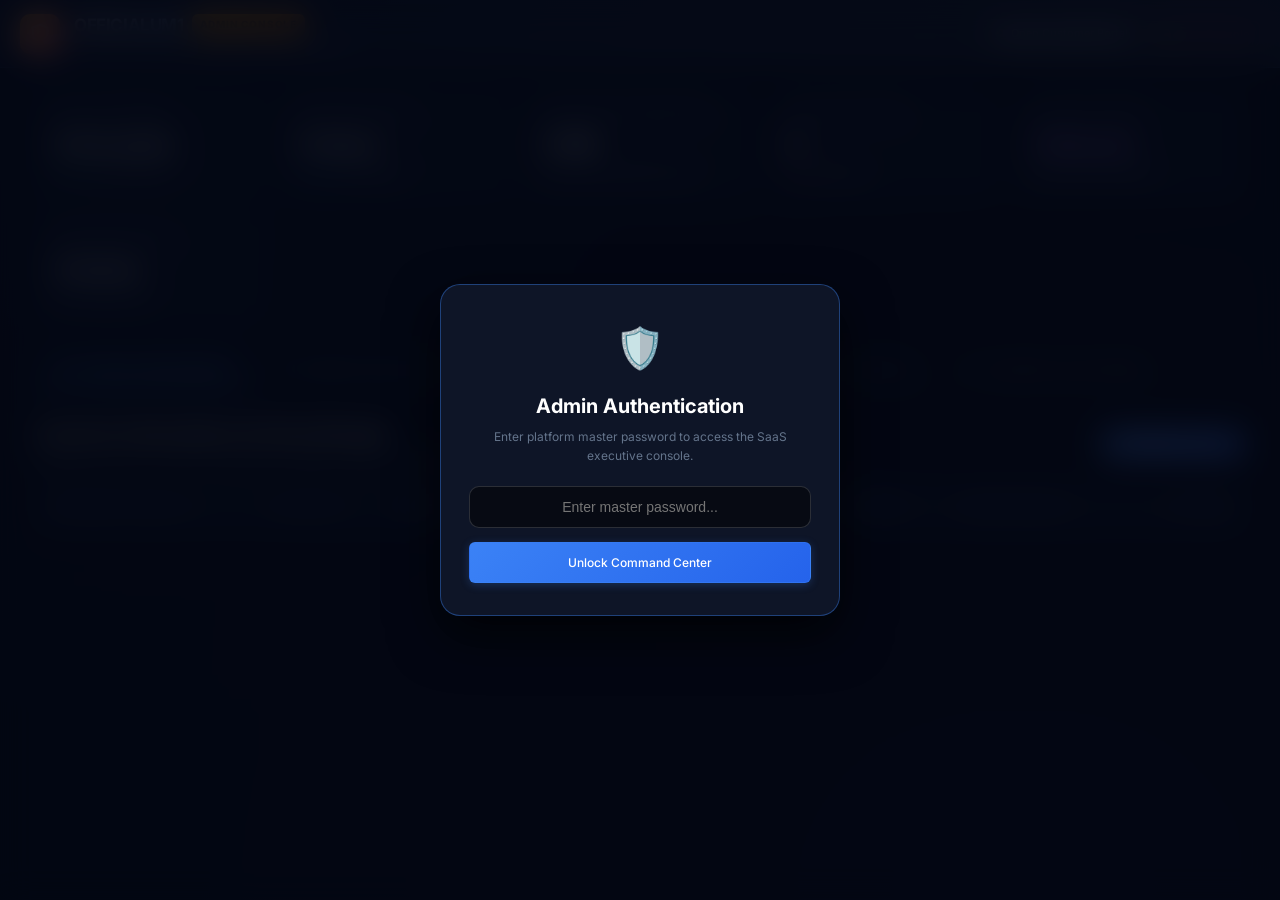
<file: web/static/admin.html>
<!DOCTYPE html>
<html lang="en">
<head>
  <meta charset="UTF-8">
  <meta name="viewport" content="width=device-width, initial-scale=1.0">
  <title>OFFICIALUM1 — Executive Admin Command Center</title>
  <meta name="robots" content="noindex, nofollow, noarchive, nosnippet">
  <link rel="preconnect" href="https://fonts.googleapis.com">
  <link rel="preconnect" href="https://fonts.gstatic.com" crossorigin>
  <link href="https://fonts.googleapis.com/css2?family=Inter:wght@400;500;600;700&family=JetBrains+Mono:wght@400;500;600&display=swap" rel="stylesheet">
  <link rel="stylesheet" href="style.css?v=20261019-v6">
  <style>
    .admin-badge {
      background: linear-gradient(135deg, #f59e0b 0%, #d97706 100%);
      color: #000;
      font-size: 10px;
      font-weight: 800;
      padding: 3px 8px;
      border-radius: 6px;
      letter-spacing: 0.8px;
      text-transform: uppercase;
      margin-left: 8px;
    }
    .admin-card {
      background: linear-gradient(145deg, rgba(15, 23, 42, 0.92) 0%, rgba(30, 41, 59, 0.65) 100%);
      border: 1px solid rgba(59, 130, 246, 0.25);
      border-radius: 16px;
      padding: 24px;
      margin-bottom: 24px;
      box-shadow: 0 10px 30px -10px rgba(0, 0, 0, 0.5);
    }
    .auth-modal-overlay {
      position: fixed;
      top: 0; left: 0; right: 0; bottom: 0;
      background: rgba(3, 7, 18, 0.85);
      backdrop-filter: blur(16px);
      display: flex;
      align-items: center;
      justify-content: center;
      z-index: 1000;
      padding: 20px;
    }
    .auth-card {
      background: rgba(15, 23, 42, 0.95);
      border: 1px solid rgba(59, 130, 246, 0.4);
      border-radius: 20px;
      padding: 32px 28px;
      max-width: 400px;
      width: 100%;
      text-align: center;
      box-shadow: 0 20px 50px rgba(0, 0, 0, 0.7);
    }
    .btn-action-sm {
      padding: 4px 10px;
      font-size: 11px;
      border-radius: 6px;
      cursor: pointer;
      border: 1px solid transparent;
      display: inline-flex;
      align-items: center;
      gap: 4px;
      transition: all 0.2s;
    }
    .btn-renew {
      background: rgba(16, 185, 129, 0.15);
      color: #34d399;
      border-color: rgba(16, 185, 129, 0.3);
    }
    .btn-renew:hover { background: #10b981; color: #fff; }
    .btn-suspend {
      background: rgba(245, 158, 11, 0.15);
      color: #fbbf24;
      border-color: rgba(245, 158, 11, 0.3);
    }
    .btn-suspend:hover { background: #f59e0b; color: #000; }
    .btn-del {
      background: rgba(239, 68, 68, 0.15);
      color: #f87171;
      border-color: rgba(239, 68, 68, 0.3);
    }
    .btn-del:hover { background: #ef4444; color: #fff; }
    .status-pill-active {
      background: rgba(16, 185, 129, 0.15);
      color: #34d399;
      border: 1px solid rgba(16, 185, 129, 0.3);
      padding: 3px 10px;
      border-radius: 20px;
      font-size: 11px;
      font-weight: 700;
    }
    .status-pill-suspended {
      background: rgba(239, 68, 68, 0.15);
      color: #f87171;
      border: 1px solid rgba(239, 68, 68, 0.3);
      padding: 3px 10px;
      border-radius: 20px;
      font-size: 11px;
      font-weight: 700;
    }
    .form-switch {
      cursor: pointer;
      accent-color: #3b82f6;
      width: 16px;
      height: 16px;
    }
  </style>
</head>
<body>

  <!-- ADMIN AUTH GATE MODAL -->
  <div id="authGateModal" class="auth-modal-overlay">
    <div class="auth-card">
      <div style="font-size: 40px; margin-bottom: 12px;">🛡️</div>
      <h2 style="font-size: 20px; font-weight: 700; color: #fff; margin-bottom: 6px;">Admin Authentication</h2>
      <p style="font-size: 12px; color: var(--text-sub); margin-bottom: 20px;">Enter platform master password to access the SaaS executive console.</p>
      <input type="password" id="adminPasswordInput" placeholder="Enter master password..." style="width: 100%; background: rgba(0,0,0,0.5); border: 1px solid rgba(255,255,255,0.15); border-radius: 10px; padding: 12px 14px; color: #fff; font-size: 14px; margin-bottom: 14px; text-align: center;">
      <button class="btn btn-primary" id="adminLoginBtn" style="width: 100%; justify-content: center; padding: 12px;">Unlock Command Center</button>
      <p id="authErrorMsg" style="font-size: 12px; color: #f87171; margin-top: 10px; display: none;">Invalid password</p>
    </div>
  </div>

  <!-- TOP HEADER -->
  <header class="app-header">
    <div class="header-container">
      <div class="brand">
        <div class="brand-logo" style="background: linear-gradient(135deg, #f59e0b 0%, #ef4444 100%);">
          <svg viewBox="0 0 24 24" width="22" height="22" fill="none" stroke="currentColor" stroke-width="2.2">
            <path d="M12 22s8-4 8-10V5l-8-3-8 3v7c0 6 8 10 8 10z"/>
          </svg>
        </div>
        <div class="brand-text">
          <div style="display: flex; align-items: center;">
            <div class="brand-title">OFFICIALUM1</div>
            <span class="admin-badge">ADMIN CONSOLE</span>
          </div>
          <div class="brand-subtitle">Multi-Tenant Platform Operator & Fleet Controller</div>
        </div>
      </div>

      <div class="header-status">
        <a href="/" class="btn btn-secondary btn-sm">
          👁️ Open Customer Portal
        </a>
        <button class="btn btn-danger btn-sm" id="adminLogoutBtn">
          🔒 Lock Console
        </button>
      </div>
    </div>
  </header>

  <!-- MAIN CONTAINER -->
  <main class="main-container">

    <!-- GLOBAL FLEET METRICS RIBBON -->
    <div class="stats-grid" style="grid-template-columns: repeat(auto-fit, minmax(200px, 1fr)); margin-bottom: 24px;">
      <div class="stat-card">
        <div class="stat-label">TOTAL CUSTOMERS</div>
        <div class="stat-val" id="statTotalTenants">0 Accounts</div>
        <div class="stat-sub"><span id="statActiveTenants" style="color: #34d399;">0 Active</span> subscriptions</div>
      </div>
      <div class="stat-card">
        <div class="stat-label">REGISTERED USERS</div>
        <div class="stat-val" id="statTotalUsers">0 Users</div>
        <div class="stat-sub"><span id="statActiveUsers" style="color: #38bdf8;">0 Active</span> credentials</div>
      </div>
      <div class="stat-card">
        <div class="stat-label">GLOBAL DATA TRANSFERRED</div>
        <div class="stat-val" id="statGlobalBandwidth">0 MB</div>
        <div class="stat-sub">Across all connected routers</div>
      </div>
      <div class="stat-card">
        <div class="stat-label">TOTAL DNS QUERIES</div>
        <div class="stat-val" id="statGlobalQueries">0</div>
        <div class="stat-sub"><span id="statBlockedAds" style="color: #f87171;">0 Ads</span> blocked</div>
      </div>
      <div class="stat-card">
        <div class="stat-label">18+ ADULT SHIELDS</div>
        <div class="stat-val" id="statBlockedAdult" style="color: #c084fc;">0 Blocked</div>
        <div class="stat-sub">Explicit sites prevented</div>
      </div>
      <div class="stat-card">
        <div class="stat-label">UPSTREAM PROXIES</div>
        <div class="stat-val" id="statActiveProxies">0 Active</div>
        <div class="stat-sub">Exit node tunnels</div>
      </div>
    </div>

    <!-- TABS BAR -->
    <div class="tabs-bar">
      <button class="tab-btn active" data-tab="tenantsTab">
        <svg width="15" height="15" viewBox="0 0 24 24" fill="none" stroke="currentColor" stroke-width="2"><path d="M17 21v-2a4 4 0 0 0-4-4H5a4 4 0 0 0-4 4v2"/><circle cx="9" cy="7" r="4"/><path d="M23 21v-2a4 4 0 0 0-3-3.87"/><path d="M16 3.13a4 4 0 0 1 0 7.75"/></svg>
        Customer Subscriptions
      </button>
      <button class="tab-btn" data-tab="usersTab">
        <svg width="15" height="15" viewBox="0 0 24 24" fill="none" stroke="currentColor" stroke-width="2"><path d="M16 21v-2a4 4 0 0 0-4-4H6a4 4 0 0 0-4 4v2"/><circle cx="9" cy="7" r="4"/><path d="M22 21v-2a4 4 0 0 0-3-3.87"/><path d="M16 3.13a4 4 0 0 1 0 7.75"/></svg>
        Customer User Accounts
      </button>
      <button class="tab-btn" data-tab="portsProxiesTab">
        <svg width="15" height="15" viewBox="0 0 24 24" fill="none" stroke="currentColor" stroke-width="2"><circle cx="12" cy="12" r="10"/><line x1="2" y1="12" x2="22" y2="12"/><path d="M12 2a15.3 15.3 0 0 1 4 10 15.3 15.3 0 0 1-4 10 15.3 15.3 0 0 1-4-10 15.3 15.3 0 0 1 4-10z"/></svg>
        10 Port Rack & Upstream Proxies
      </button>
      <button class="tab-btn" data-tab="globalLogsTab">
        <svg width="15" height="15" viewBox="0 0 24 24" fill="none" stroke="currentColor" stroke-width="2"><polyline points="22 12 18 12 15 21 9 3 6 12 2 12"/></svg>
        Global Threat Stream
      </button>
      <button class="tab-btn" data-tab="cloudflareTab">
        <svg width="15" height="15" viewBox="0 0 24 24" fill="none" stroke="currentColor" stroke-width="2"><path d="M17.5 19H9a7 7 0 1 1 6.71-9h1.79a4.5 4.5 0 1 1 0 9Z"/></svg>
        Cloudflare Anycast Bridge
      </button>
    </div>

    <!-- TAB 1: CUSTOMER TENANTS & SUBSCRIPTIONS -->
    <section id="tenantsTab" class="tab-content active">
      <div class="section-header" style="display: flex; justify-content: space-between; align-items: center; margin-bottom: 16px;">
        <div>
          <h2 class="section-title">Customer Subscriptions & Policy Manager</h2>
          <p class="section-desc">Manage accounts, renew 30-day billing, trigger paywalls, and toggle customer shields.</p>
        </div>
        <button class="btn btn-primary btn-sm" id="openAddTenantModalBtn">
          ➕ Add New Customer
        </button>
      </div>

      <div class="table-card">
        <table class="data-table">
          <thead>
            <tr>
              <th>CUSTOMER / CONFIG ID</th>
              <th>PLAN TIER</th>
              <th>EXPIRY & STATUS</th>
              <th>ROUTER WAN IP</th>
              <th>DEVICES</th>
              <th>QUERIES</th>
              <th>FEATURE SHIELDS</th>
              <th style="text-align: right;">ACTIONS</th>
            </tr>
          </thead>
          <tbody id="tenantsTableBody">
            <!-- Rendered via JS -->
          </tbody>
        </table>
      </div>
    </section>

    <!-- TAB: REGISTERED CUSTOMER USER ACCOUNTS -->
    <section id="usersTab" class="tab-content">
      <div class="section-header" style="display: flex; justify-content: space-between; align-items: center; margin-bottom: 16px;">
        <div>
          <h2 class="section-title">Customer User Accounts & Credentials</h2>
          <p class="section-desc">Manage customer portal credentials, perform manual password overrides, and instantly upgrade subscription tiers.</p>
        </div>
        <button class="btn btn-secondary btn-sm" id="refreshUsersBtn">
          🔄 Refresh Users List
        </button>
      </div>

      <div class="table-card">
        <table class="data-table">
          <thead>
            <tr>
              <th style="width: 45px;">#</th>
              <th>CUSTOMER NAME</th>
              <th>USERNAME / EMAIL</th>
              <th>CONFIG PROFILE</th>
              <th>PLAN TIER</th>
              <th>STATUS</th>
              <th>REGISTERED</th>
              <th style="text-align: right; width: 230px;">ACTIONS</th>
            </tr>
          </thead>
          <tbody id="usersTableBody">
            <!-- Rendered via JS -->
          </tbody>
        </table>
      </div>
    </section>

    <!-- TAB 2: PORTS & UPSTREAM PROXIES -->
    <section id="portsProxiesTab" class="tab-content">
      <div class="section-header" style="display: flex; justify-content: space-between; align-items: center; margin-bottom: 16px;">
        <div>
          <h2 class="section-title">Dedicated Ports Matrix (8101 &ndash; 8110) & SOCKS5 Fleet</h2>
          <p class="section-desc">Manage upstream residential/datacenter exit proxies and assign them to dedicated ports.</p>
        </div>
        <button class="btn btn-primary btn-sm" id="openAddProxyModalBtn">
          ➕ Add SOCKS5 / HTTP Proxy
        </button>
      </div>

      <div class="admin-card" style="margin-bottom: 20px;">
        <h3 style="font-size: 14px; font-weight: 700; color: #fff; margin-bottom: 12px;">Upstream Exit Node Fleet</h3>
        <div id="proxyFleetList">
          <!-- Rendered via JS -->
        </div>
      </div>

      <div class="table-card">
        <table class="data-table">
          <thead>
            <tr>
              <th>PORT</th>
              <th>DEVICE / WORKSTATION</th>
              <th>ASSIGNED PROXY TUNNEL</th>
              <th>SPEED</th>
              <th>TOTAL MB</th>
              <th>STATUS</th>
            </tr>
          </thead>
          <tbody id="adminPortsTableBody">
            <!-- Rendered via JS -->
          </tbody>
        </table>
      </div>
    </section>

    <!-- TAB 3: GLOBAL LOGS STREAM -->
    <section id="globalLogsTab" class="tab-content">
      <div class="section-header" style="display: flex; justify-content: space-between; align-items: center; margin-bottom: 16px;">
        <div>
          <h2 class="section-title">Global Fleet Threat Telemetry</h2>
          <p class="section-desc">Real-time DNS query feed across all connected customer routers and mobiles.</p>
        </div>
        <button class="btn btn-secondary btn-sm" id="clearGlobalLogsBtn">Clear Global Logs</button>
      </div>

      <div class="table-card">
        <table class="data-table">
          <thead>
            <tr>
              <th style="width: 100px;">TIME</th>
              <th style="width: 130px;">TENANT</th>
              <th style="width: 150px;">STATUS</th>
              <th>DOMAIN</th>
              <th style="width: 130px;">CLIENT IP</th>
            </tr>
          </thead>
          <tbody id="globalLogsTableBody">
            <!-- Rendered via JS -->
          </tbody>
        </table>
      </div>
    </section>

    <!-- TAB 5: CLOUDFLARE ANYCAST BRIDGE -->
    <section id="cloudflareTab" class="tab-content">
      <div class="section-header" style="display: flex; justify-content: space-between; align-items: center; margin-bottom: 16px;">
        <div>
          <h2 class="section-title">Cloudflare Zero Trust SaaS Anycast Bridge</h2>
          <p class="section-desc">Automatically provisions Cloudflare Gateway Anycast locations (172.64.36.1/2) and links with your Dedicated Cloud VPS Firewall (142.93.19.40).</p>
        </div>
      </div>

      <div class="admin-card">
        <h3 style="font-size: 15px; font-weight: 700; color: #fff; margin-bottom: 8px;">Cloudflare API Integration</h3>
        <p style="font-size: 12px; color: #94a3b8; margin-bottom: 20px;">
          When configured, each customer's router WAN IP is automatically synchronized into Cloudflare Gateway Locations via API, assigning dedicated Anycast IPv4 destinations (e.g. <code>172.64.36.1</code>, <code>172.64.36.2</code>) directly to their router.
        </p>

        <form id="cfSettingsForm" onsubmit="handleSaveCloudflareSettings(event)">
          <div class="form-group" style="margin-bottom: 16px;">
            <label class="form-label" style="display: block; font-size: 12px; font-weight: 600; color: #94a3b8; margin-bottom: 6px;">
              Cloudflare API Token (Zero Trust / Gateway Edit permissions):
            </label>
            <input type="password" id="cfApiTokenInput" class="form-control" placeholder="Enter Cloudflare API Bearer Token" style="width: 100%; max-width: 550px; background: rgba(0,0,0,0.4); border: 1px solid rgba(255,255,255,0.15); border-radius: 8px; padding: 10px; color: #38bdf8; font-family: monospace;">
            <div id="cfTokenStatus" style="font-size: 11px; color: #34d399; margin-top: 5px;"></div>
          </div>

          <div class="form-group" style="margin-bottom: 20px;">
            <label class="form-label" style="display: block; font-size: 12px; font-weight: 600; color: #94a3b8; margin-bottom: 6px;">
              Cloudflare Account ID (Optional, auto-discovered if left blank):
            </label>
            <input type="text" id="cfAccountIdInput" class="form-control" placeholder="Optional: 32-character Hex Account ID" style="width: 100%; max-width: 550px; background: rgba(0,0,0,0.4); border: 1px solid rgba(255,255,255,0.15); border-radius: 8px; padding: 10px; color: #fff; font-family: monospace;">
          </div>

          <div style="display: flex; gap: 12px; align-items: center;">
            <button type="submit" class="btn btn-primary" id="saveCfBtn">
              Save Cloudflare Credentials
            </button>
            <span id="cfSaveNotice" style="font-size: 12px; color: #34d399; display: none;"></span>
          </div>
        </form>
      </div>

      <div class="admin-card" style="margin-top: 20px;">
        <h3 style="font-size: 14px; font-weight: 700; color: #fff; margin-bottom: 12px;">Active Gateway Anycast Routing</h3>
        <p style="font-size: 12px; color: #94a3b8; margin-bottom: 14px;">
          These Anycast IP addresses are provided to subscribers to enter into their router DHCP (Huawei, TP-Link, Tenda, etc.):
        </p>
        <div style="display: flex; gap: 14px; flex-wrap: wrap;">
          <div style="background: rgba(15, 23, 42, 0.8); border: 1px solid rgba(56, 189, 248, 0.3); border-radius: 10px; padding: 14px 20px;">
            <div style="font-size: 10px; color: #94a3b8; text-transform: uppercase; font-weight: 700;">Primary Anycast IPv4</div>
            <div style="font-size: 18px; font-family: monospace; font-weight: 700; color: #38bdf8; margin-top: 4px;">172.64.36.1</div>
          </div>
          <div style="background: rgba(15, 23, 42, 0.8); border: 1px solid rgba(56, 189, 248, 0.3); border-radius: 10px; padding: 14px 20px;">
            <div style="font-size: 10px; color: #94a3b8; text-transform: uppercase; font-weight: 700;">Secondary Anycast IPv4</div>
            <div style="font-size: 18px; font-family: monospace; font-weight: 700; color: #38bdf8; margin-top: 4px;">172.64.36.2</div>
          </div>
        </div>
      </div>
    </section>

  </main>

  <!-- ADD TENANT MODAL -->
  <div class="modal-overlay" id="addTenantModal" style="display: none;">
    <div class="modal-box" style="max-width: 480px;">
      <div class="modal-header">
        <h3 class="modal-title">➕ Create Customer Account</h3>
        <button class="modal-close" id="closeAddTenantModalBtn">&times;</button>
      </div>
      <form id="addTenantForm">
        <div class="modal-body">
          <div class="form-group" style="margin-bottom: 14px;">
            <label class="form-label" style="display: block; font-size: 11px; font-weight: 600; color: #94a3b8; margin-bottom: 6px;">Customer / Household Name:</label>
            <input type="text" id="newTenantName" class="form-control" placeholder="e.g. Ali Home, Tech Office" required style="width: 100%; background: rgba(0,0,0,0.4); border: 1px solid rgba(255,255,255,0.15); border-radius: 8px; padding: 10px; color: #fff;">
          </div>
          <div class="form-group" style="margin-bottom: 14px;">
            <label class="form-label" style="display: block; font-size: 11px; font-weight: 600; color: #94a3b8; margin-bottom: 6px;">Unique Config ID (URL & Hostname Key):</label>
            <input type="text" id="newTenantId" class="form-control" placeholder="e.g. ali-home, office-tech" required style="width: 100%; background: rgba(0,0,0,0.4); border: 1px solid rgba(255,255,255,0.15); border-radius: 8px; padding: 10px; color: #38bdf8; font-family: monospace;">
          </div>
          <div class="form-group" style="margin-bottom: 14px;">
            <label class="form-label" style="display: block; font-size: 11px; font-weight: 600; color: #94a3b8; margin-bottom: 6px;">Subscription Plan Tier:</label>
            <select id="newTenantPlan" style="width: 100%; background: rgba(15,23,42,0.9); border: 1px solid rgba(255,255,255,0.15); border-radius: 8px; padding: 10px; color: #fff;">
              <option value="home_pro">Home Shield Pro (Router DHCP + Adult + Smart TV)</option>
              <option value="business">Business / Office (Dedicated Tunnel + Priority)</option>
              <option value="free">Free Trial (7 Days)</option>
            </select>
          </div>
          <div class="form-group" style="margin-bottom: 14px;">
            <label class="form-label" style="display: block; font-size: 11px; font-weight: 600; color: #94a3b8; margin-bottom: 6px;">Initial Subscription Duration:</label>
            <select id="newTenantDays" style="width: 100%; background: rgba(15,23,42,0.9); border: 1px solid rgba(255,255,255,0.15); border-radius: 8px; padding: 10px; color: #fff;">
              <option value="30">30 Days (1 Month)</option>
              <option value="90">90 Days (3 Months)</option>
              <option value="365">365 Days (1 Year)</option>
              <option value="7">7 Days (Trial)</option>
            </select>
          </div>
        </div>
        <div class="modal-footer" style="padding: 16px; border-top: 1px solid rgba(255,255,255,0.1); display: flex; justify-content: flex-end; gap: 10px;">
          <button type="button" class="btn btn-secondary" id="cancelAddTenantBtn">Cancel</button>
          <button type="submit" class="btn btn-primary">Create Customer Account</button>
        </div>
      </form>
    </div>
  </div>

  <!-- RESET PASSWORD MODAL -->
  <div class="modal-overlay" id="resetPasswordModal" style="display: none;">
    <div class="modal-box" style="max-width: 440px;">
      <div class="modal-header">
        <h3 class="modal-title">🔑 Reset Customer Password</h3>
        <button class="modal-close" onclick="closeResetPasswordModal()">&times;</button>
      </div>
      <form id="resetPasswordForm" onsubmit="handleResetPasswordSubmit(event)">
        <input type="hidden" id="resetTargetUserId">
        <div class="modal-body" style="padding: 18px 20px;">
          <p style="font-size: 13px; color: #94a3b8; margin-bottom: 14px;">
            Set a new secure password for <strong id="resetTargetUserLabel" style="color: #38bdf8;">User</strong>.
          </p>
          <div class="form-group" style="margin-bottom: 14px;">
            <label class="form-label" style="display: block; font-size: 11px; font-weight: 600; color: #94a3b8; margin-bottom: 6px;">New Password:</label>
            <input type="password" id="resetNewPasswordInput" required minlength="4" placeholder="Enter new password (min 4 chars)" style="width: 100%; background: rgba(0,0,0,0.5); border: 1px solid rgba(255,255,255,0.18); border-radius: 8px; padding: 10px 12px; color: #fff; font-size: 14px;">
          </div>
          <div id="resetErrorMsg" style="color: #f87171; font-size: 12px; display: none; margin-top: 8px;"></div>
        </div>
        <div class="modal-footer" style="padding: 14px 20px; border-top: 1px solid rgba(255,255,255,0.1); display: flex; justify-content: flex-end; gap: 10px;">
          <button type="button" class="btn btn-secondary" onclick="closeResetPasswordModal()">Cancel</button>
          <button type="submit" class="btn btn-primary" id="savePasswordBtn">Save New Password</button>
        </div>
      </form>
    </div>
  </div>

  <!-- UPGRADE TIER MODAL -->
  <div class="modal-overlay" id="upgradeTierModal" style="display: none;">
    <div class="modal-box" style="max-width: 460px;">
      <div class="modal-header">
        <h3 class="modal-title">⚡ Upgrade Customer Account</h3>
        <button class="modal-close" onclick="closeUpgradeTierModal()">&times;</button>
      </div>
      <form id="upgradeTierForm" onsubmit="handleUpgradeTierSubmit(event)">
        <input type="hidden" id="upgradeTargetUserId">
        <div class="modal-body" style="padding: 18px 20px;">
          <p style="font-size: 13px; color: #94a3b8; margin-bottom: 14px;">
            Upgrade plan and extend subscription for <strong id="upgradeTargetUserLabel" style="color: #38bdf8;">User</strong>.
          </p>
          <div class="form-group" style="margin-bottom: 14px;">
            <label class="form-label" style="display: block; font-size: 11px; font-weight: 600; color: #94a3b8; margin-bottom: 6px;">Select New Plan Tier:</label>
            <select id="upgradePlanTierSelect" style="width: 100%; background: rgba(15,23,42,0.95); border: 1px solid rgba(255,255,255,0.18); border-radius: 8px; padding: 10px 12px; color: #fff; font-size: 13px;">
              <option value="home_pro">🛡️ Home Shield Pro (Smart TV + AdBlock + Adult Filter)</option>
              <option value="business">🏢 Business Enterprise (Multi-LAN + Port Tunneling)</option>
              <option value="isp">🌐 ISP Dedicated Tier (Full Bandwidth & Custom IP)</option>
              <option value="free">⏳ Free Trial (Basic Filtering)</option>
            </select>
          </div>
          <div class="form-group" style="margin-bottom: 14px;">
            <label class="form-label" style="display: block; font-size: 11px; font-weight: 600; color: #94a3b8; margin-bottom: 6px;">Subscription Extension:</label>
            <select id="upgradeExtendDaysSelect" style="width: 100%; background: rgba(15,23,42,0.95); border: 1px solid rgba(255,255,255,0.18); border-radius: 8px; padding: 10px 12px; color: #fff; font-size: 13px;">
              <option value="30">+30 Days Extension (Standard)</option>
              <option value="90">+90 Days Extension (Quarterly)</option>
              <option value="365">+365 Days Extension (1 Year)</option>
              <option value="-1">♾️ Lifetime Active (No Expiry)</option>
            </select>
          </div>
          <div id="upgradeErrorMsg" style="color: #f87171; font-size: 12px; display: none; margin-top: 8px;"></div>
        </div>
        <div class="modal-footer" style="padding: 14px 20px; border-top: 1px solid rgba(255,255,255,0.1); display: flex; justify-content: flex-end; gap: 10px;">
          <button type="button" class="btn btn-secondary" onclick="closeUpgradeTierModal()">Cancel</button>
          <button type="submit" class="btn btn-primary" id="saveUpgradeBtn">Apply Account Upgrade</button>
        </div>
      </form>
    </div>
  </div>

  <script src="admin.js?v=20261016-cf-v2"></script>
</body>
</html>
</file>
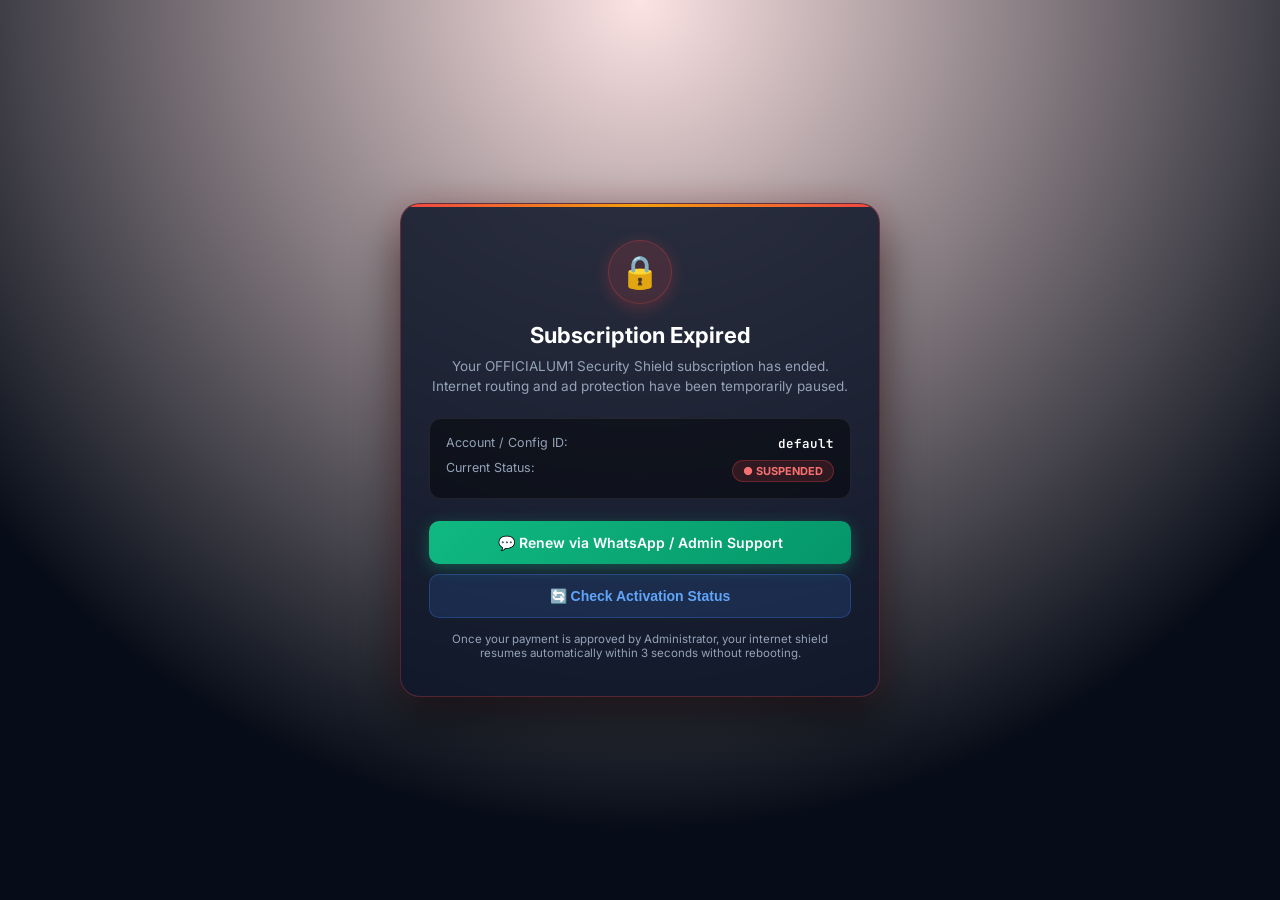
<file: web/static/expired.html>
<!DOCTYPE html>
<html lang="en">
<head>
  <meta charset="UTF-8">
  <meta name="viewport" content="width=device-width, initial-scale=1.0">
  <title>OFFICIALUM1 — Subscription Expired</title>
  <meta name="robots" content="noindex, nofollow, noarchive, nosnippet">
  <link rel="preconnect" href="https://fonts.googleapis.com">
  <link rel="preconnect" href="https://fonts.gstatic.com" crossorigin>
  <link href="https://fonts.googleapis.com/css2?family=Inter:wght@400;500;600;700&family=JetBrains+Mono:wght@500;600&display=swap" rel="stylesheet">
  <style>
    :root {
      --bg: #070d18;
      --card-bg: rgba(15, 23, 42, 0.85);
      --border: rgba(239, 68, 68, 0.3);
      --danger: #ef4444;
      --primary: #3b82f6;
      --text: #f8fafc;
      --text-sub: #94a3b8;
    }
    * { box-sizing: border-box; margin: 0; padding: 0; }
    body {
      background: radial-gradient(circle at 50% 0%, rgba(239, 68, 68, 0.15) 0%, var(--bg) 75%);
      color: var(--text);
      font-family: 'Inter', -apple-system, sans-serif;
      min-height: 100vh;
      display: flex;
      align-items: center;
      justify-content: center;
      padding: 20px;
    }
    .paywall-card {
      background: var(--card-bg);
      backdrop-filter: blur(24px);
      -webkit-backdrop-filter: blur(24px);
      border: 1px solid var(--border);
      border-radius: 20px;
      max-width: 480px;
      width: 100%;
      padding: 36px 28px;
      box-shadow: 0 20px 50px rgba(0, 0, 0, 0.6), 0 0 30px rgba(239, 68, 68, 0.15);
      text-align: center;
      position: relative;
      overflow: hidden;
    }
    .paywall-card::before {
      content: '';
      position: absolute;
      top: 0; left: 0; right: 0;
      height: 3px;
      background: linear-gradient(90deg, #ef4444, #f59e0b, #ef4444);
    }
    .lock-icon {
      width: 64px;
      height: 64px;
      border-radius: 50%;
      background: rgba(239, 68, 68, 0.15);
      border: 1px solid rgba(239, 68, 68, 0.3);
      display: flex;
      align-items: center;
      justify-content: center;
      font-size: 32px;
      margin: 0 auto 18px;
      box-shadow: 0 4px 16px rgba(239, 68, 68, 0.25);
    }
    h1 {
      font-size: 22px;
      font-weight: 700;
      color: #fff;
      margin-bottom: 8px;
    }
    p.sub {
      font-size: 13.5px;
      color: var(--text-sub);
      line-height: 1.5;
      margin-bottom: 22px;
    }
    .info-box {
      background: rgba(0, 0, 0, 0.45);
      border: 1px solid rgba(255, 255, 255, 0.08);
      border-radius: 12px;
      padding: 16px;
      text-align: left;
      margin-bottom: 22px;
    }
    .info-row {
      display: flex;
      justify-content: space-between;
      font-size: 12.5px;
      margin-bottom: 8px;
    }
    .info-row:last-child { margin-bottom: 0; }
    .info-label { color: var(--text-sub); }
    .info-val { font-family: 'JetBrains Mono', monospace; color: #fff; font-weight: 600; }
    .status-badge-expired {
      display: inline-flex;
      align-items: center;
      gap: 6px;
      background: rgba(239, 68, 68, 0.15);
      color: #f87171;
      border: 1px solid rgba(239, 68, 68, 0.3);
      padding: 3px 10px;
      border-radius: 12px;
      font-size: 11px;
      font-weight: 700;
    }
    .btn {
      display: flex;
      align-items: center;
      justify-content: center;
      gap: 8px;
      width: 100%;
      border: none;
      border-radius: 10px;
      padding: 13px;
      font-size: 14px;
      font-weight: 600;
      cursor: pointer;
      text-decoration: none;
      transition: all 0.2s ease;
      margin-bottom: 10px;
    }
    .btn-whatsapp {
      background: linear-gradient(135deg, #10b981 0%, #059669 100%);
      color: #fff;
      box-shadow: 0 4px 16px rgba(16, 185, 129, 0.35);
    }
    .btn-whatsapp:hover {
      background: #059669;
      transform: translateY(-1px);
    }
    .btn-check {
      background: rgba(59, 130, 246, 0.15);
      color: #60a5fa;
      border: 1px solid rgba(59, 130, 246, 0.3);
    }
    .btn-check:hover {
      background: rgba(59, 130, 246, 0.25);
    }
    .footer-note {
      font-size: 11.5px;
      color: var(--text-sub);
      margin-top: 14px;
    }
  </style>
</head>
<body>

  <div class="paywall-card">
    <div class="lock-icon">🔒</div>
    <h1>Subscription Expired</h1>
    <p class="sub">
      Your OFFICIALUM1 Security Shield subscription has ended. Internet routing and ad protection have been temporarily paused.
    </p>

    <div class="info-box">
      <div class="info-row">
        <span class="info-label">Account / Config ID:</span>
        <span class="info-val" id="configIdDisplay">default</span>
      </div>
      <div class="info-row">
        <span class="info-label">Current Status:</span>
        <span class="status-badge-expired">● SUSPENDED</span>
      </div>
    </div>

    <a href="https://wa.me/?text=Hello%20OFFICIALUM1,%20I%20want%20to%20renew%20my%20Security%20Shield%20subscription" target="_blank" class="btn btn-whatsapp">
      💬 Renew via WhatsApp / Admin Support
    </a>

    <button class="btn btn-check" id="checkStatusBtn">
      🔄 Check Activation Status
    </button>

    <div class="footer-note">
      Once your payment is approved by Administrator, your internet shield resumes automatically within 3 seconds without rebooting.
    </div>
  </div>

  <script>
    const params = new URLSearchParams(window.location.search);
    const configId = params.get('config') || 'default';
    document.getElementById('configIdDisplay').textContent = configId;

    async function checkStatus() {
      const btn = document.getElementById('checkStatusBtn');
      btn.textContent = 'Checking...';
      try {
        const res = await fetch(`/api/status?config=${encodeURIComponent(configId)}`);
        const data = await res.json();
        if (data.is_active) {
          btn.textContent = '✅ Activated! Redirecting...';
          setTimeout(() => {
            window.location.href = `/?config=${encodeURIComponent(configId)}`;
          }, 1200);
        } else {
          btn.textContent = '❌ Still Pending Approval — Retry';
          setTimeout(() => {
            btn.textContent = '🔄 Check Activation Status';
          }, 2500);
        }
      } catch (e) {
        btn.textContent = '🔄 Check Activation Status';
      }
    }
    document.getElementById('checkStatusBtn').addEventListener('click', checkStatus);
  </script>
</body>
</html>
</file>
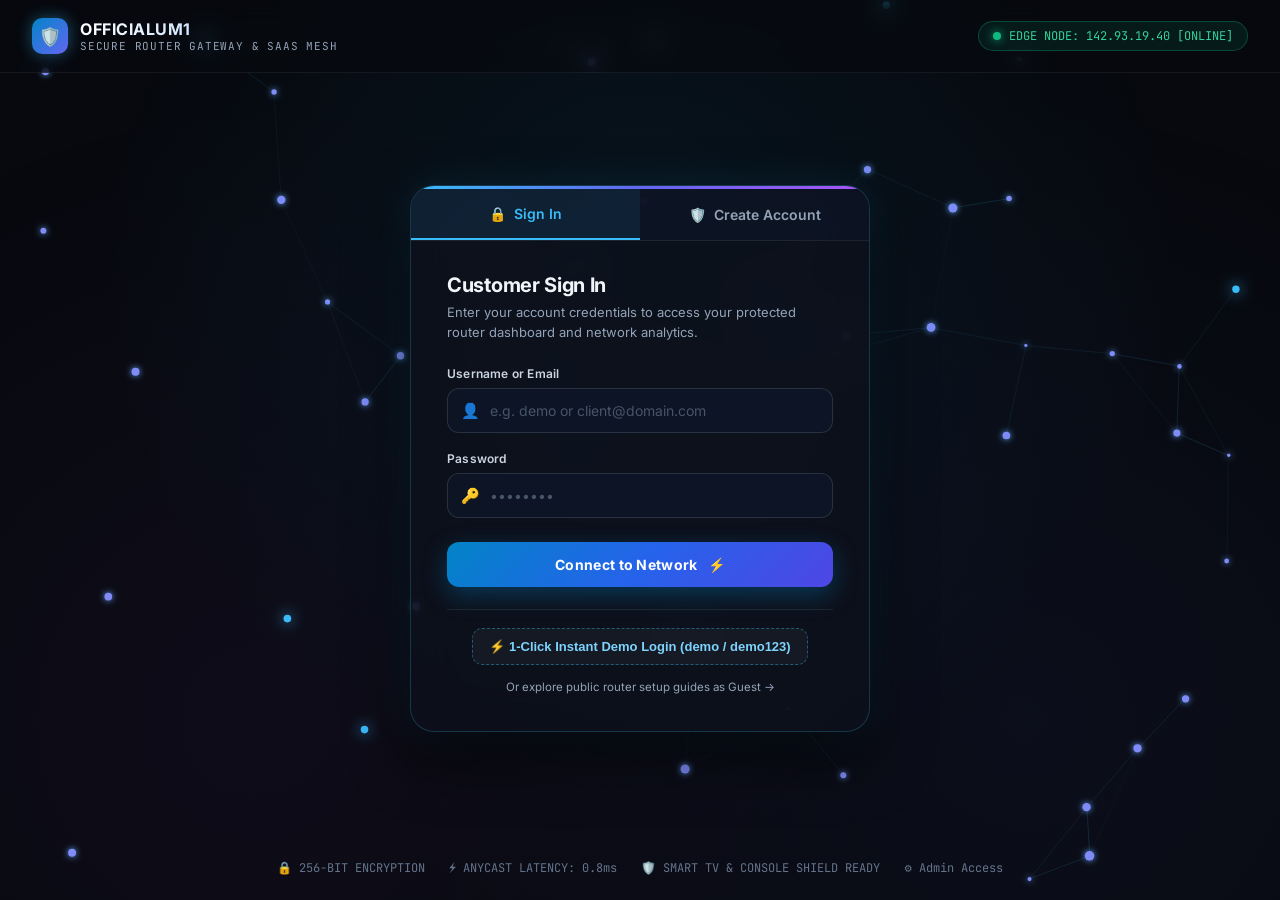
<file: web/static/login.html>
<!DOCTYPE html>
<html lang="en">
<head>
  <meta charset="UTF-8">
  <meta name="viewport" content="width=device-width, initial-scale=1.0">
  <title>OFFICIALUM1 — Security Gateway & Network Access</title>
  <meta name="robots" content="noindex, nofollow, noarchive, nosnippet">
  <link rel="preconnect" href="https://fonts.googleapis.com">
  <link rel="preconnect" href="https://fonts.gstatic.com" crossorigin>
  <link href="https://fonts.googleapis.com/css2?family=Inter:wght@300;400;500;600;700;800&family=JetBrains+Mono:wght@400;500;600;700&display=swap" rel="stylesheet">
  <link rel="icon" href="data:image/svg+xml,<svg xmlns='http://www.w3.org/2000/svg' viewBox='0 0 100 100'><text y='.9em' font-size='90'>🛡️</text></svg>">
  <style>
    :root {
      --bg: #07090e;
      --card-bg: rgba(13, 17, 28, 0.78);
      --card-border: rgba(56, 189, 248, 0.22);
      --card-glow: rgba(56, 189, 248, 0.12);
      --cyan: #38bdf8;
      --cyan-glow: #0284c7;
      --emerald: #10b981;
      --indigo: #6366f1;
      --purple: #a855f7;
      --text: #f1f5f9;
      --text-muted: #94a3b8;
      --danger: #ef4444;
      --input-bg: rgba(15, 23, 42, 0.7);
      --input-border: rgba(148, 163, 184, 0.2);
    }

    * {
      box-sizing: border-box;
      margin: 0;
      padding: 0;
    }

    body {
      background-color: var(--bg);
      color: var(--text);
      font-family: 'Inter', -apple-system, BlinkMacSystemFont, sans-serif;
      min-height: 100vh;
      overflow-x: hidden;
      display: flex;
      flex-direction: column;
      position: relative;
    }

    /* Full-screen dynamic networking canvas */
    #networkCanvas {
      position: fixed;
      top: 0;
      left: 0;
      width: 100vw;
      height: 100vh;
      z-index: 1;
      pointer-events: auto;
    }

    /* Ambient cyber gradient layer */
    .cyber-backdrop {
      position: fixed;
      top: 0;
      left: 0;
      width: 100%;
      height: 100%;
      z-index: 2;
      background: radial-gradient(circle at 50% 30%, rgba(14, 165, 233, 0.08) 0%, transparent 60%),
                  radial-gradient(circle at 80% 80%, rgba(99, 102, 241, 0.06) 0%, transparent 50%),
                  radial-gradient(circle at 20% 80%, rgba(168, 85, 247, 0.05) 0%, transparent 50%);
      pointer-events: none;
    }

    /* Top Global Telemetry Banner */
    .top-telemetry {
      position: relative;
      z-index: 10;
      display: flex;
      justify-content: space-between;
      align-items: center;
      padding: 18px 32px;
      backdrop-filter: blur(12px);
      background: rgba(7, 9, 14, 0.6);
      border-bottom: 1px solid rgba(255, 255, 255, 0.06);
    }

    .brand-pill {
      display: flex;
      align-items: center;
      gap: 12px;
    }

    .brand-icon {
      width: 36px;
      height: 36px;
      background: linear-gradient(135deg, #0284c7, #6366f1);
      border-radius: 10px;
      display: flex;
      align-items: center;
      justify-content: center;
      font-size: 18px;
      box-shadow: 0 0 16px rgba(56, 189, 248, 0.4);
    }

    .brand-text h1 {
      font-size: 16px;
      font-weight: 700;
      letter-spacing: 0.5px;
      background: linear-gradient(90deg, #ffffff, #93c5fd);
      -webkit-background-clip: text;
      -webkit-text-fill-color: transparent;
    }

    .brand-text p {
      font-size: 11px;
      color: var(--text-muted);
      font-family: 'JetBrains Mono', monospace;
      letter-spacing: 0.8px;
    }

    .network-status-badge {
      display: flex;
      align-items: center;
      gap: 8px;
      padding: 6px 14px;
      background: rgba(16, 185, 129, 0.1);
      border: 1px solid rgba(16, 185, 129, 0.3);
      border-radius: 999px;
      font-size: 12px;
      font-family: 'JetBrains Mono', monospace;
      color: #34d399;
    }

    .pulse-dot {
      width: 8px;
      height: 8px;
      border-radius: 50%;
      background: #10b981;
      box-shadow: 0 0 10px #10b981;
      animation: pulse 1.8s infinite;
    }

    @keyframes pulse {
      0% { transform: scale(0.95); box-shadow: 0 0 0 0 rgba(16, 185, 129, 0.7); }
      70% { transform: scale(1.1); box-shadow: 0 0 0 8px rgba(16, 185, 129, 0); }
      100% { transform: scale(0.95); box-shadow: 0 0 0 0 rgba(16, 185, 129, 0); }
    }

    /* Main Container */
    .portal-main {
      position: relative;
      z-index: 10;
      flex: 1;
      display: flex;
      align-items: center;
      justify-content: center;
      padding: 30px 20px;
    }

    .auth-card {
      width: 100%;
      max-width: 460px;
      background: var(--card-bg);
      backdrop-filter: blur(24px);
      -webkit-backdrop-filter: blur(24px);
      border: 1px solid var(--card-border);
      border-radius: 24px;
      box-shadow: 0 24px 60px rgba(0, 0, 0, 0.65), 0 0 40px var(--card-glow);
      overflow: hidden;
      animation: floatUp 0.6s cubic-bezier(0.16, 1, 0.3, 1);
    }

    @keyframes floatUp {
      from { opacity: 0; transform: translateY(20px) scale(0.98); }
      to { opacity: 1; transform: translateY(0) scale(1); }
    }

    /* Top Cyber Strip */
    .card-accent-line {
      height: 3px;
      width: 100%;
      background: linear-gradient(90deg, #38bdf8, #6366f1, #a855f7);
    }

    /* Tab Switcher */
    .tab-header {
      display: grid;
      grid-template-columns: 1fr 1fr;
      background: rgba(15, 23, 42, 0.5);
      border-bottom: 1px solid rgba(255, 255, 255, 0.07);
    }

    .tab-btn {
      padding: 16px 20px;
      background: transparent;
      border: none;
      color: var(--text-muted);
      font-size: 14px;
      font-weight: 600;
      cursor: pointer;
      display: flex;
      align-items: center;
      justify-content: center;
      gap: 8px;
      transition: all 0.25s ease;
      font-family: inherit;
    }

    .tab-btn:hover {
      color: var(--text);
      background: rgba(255, 255, 255, 0.03);
    }

    .tab-btn.active {
      color: #38bdf8;
      background: rgba(56, 189, 248, 0.08);
      border-bottom: 2px solid #38bdf8;
    }

    .auth-body {
      padding: 32px 36px 36px;
    }

    .form-title {
      font-size: 20px;
      font-weight: 700;
      color: var(--text);
      margin-bottom: 6px;
      letter-spacing: -0.3px;
    }

    .form-subtitle {
      font-size: 13px;
      color: var(--text-muted);
      margin-bottom: 24px;
      line-height: 1.5;
    }

    .input-group {
      margin-bottom: 18px;
    }

    .input-label {
      display: block;
      font-size: 12px;
      font-weight: 600;
      color: #cbd5e1;
      margin-bottom: 7px;
      letter-spacing: 0.2px;
    }

    .input-field-wrapper {
      position: relative;
      display: flex;
      align-items: center;
    }

    .input-icon {
      position: absolute;
      left: 14px;
      font-size: 15px;
      color: #64748b;
      pointer-events: none;
    }

    .input-field {
      width: 100%;
      background: var(--input-bg);
      border: 1px solid var(--input-border);
      border-radius: 12px;
      padding: 13px 14px 13px 42px;
      color: #fff;
      font-size: 14px;
      font-family: inherit;
      transition: all 0.25s ease;
      outline: none;
    }

    .input-field:focus {
      border-color: #38bdf8;
      background: rgba(15, 23, 42, 0.9);
      box-shadow: 0 0 0 3px rgba(56, 189, 248, 0.2);
    }

    .input-field::placeholder {
      color: #475569;
    }

    .tier-selector {
      display: grid;
      grid-template-columns: 1fr 1fr;
      gap: 10px;
      margin-top: 4px;
    }

    .tier-option {
      border: 1px solid rgba(148, 163, 184, 0.2);
      border-radius: 10px;
      padding: 10px 12px;
      background: rgba(15, 23, 42, 0.6);
      cursor: pointer;
      transition: all 0.2s ease;
      text-align: left;
    }

    .tier-option:hover {
      border-color: rgba(56, 189, 248, 0.4);
      background: rgba(15, 23, 42, 0.8);
    }

    .tier-option.selected {
      border-color: #38bdf8;
      background: rgba(56, 189, 248, 0.12);
      box-shadow: 0 0 14px rgba(56, 189, 248, 0.2);
    }

    .tier-title {
      font-size: 13px;
      font-weight: 700;
      color: #fff;
      display: flex;
      align-items: center;
      gap: 6px;
    }

    .tier-desc {
      font-size: 11px;
      color: var(--text-muted);
      margin-top: 3px;
    }

    /* Submit Button */
    .btn-submit {
      width: 100%;
      padding: 14px 20px;
      background: linear-gradient(135deg, #0284c7 0%, #2563eb 50%, #4f46e5 100%);
      border: none;
      border-radius: 12px;
      color: #fff;
      font-size: 14px;
      font-weight: 700;
      letter-spacing: 0.3px;
      cursor: pointer;
      display: flex;
      align-items: center;
      justify-content: center;
      gap: 10px;
      margin-top: 24px;
      box-shadow: 0 8px 24px rgba(2, 132, 199, 0.35);
      transition: all 0.25s ease;
      font-family: inherit;
    }

    .btn-submit:hover {
      transform: translateY(-2px);
      box-shadow: 0 12px 30px rgba(2, 132, 199, 0.5);
      filter: brightness(1.1);
    }

    .btn-submit:active {
      transform: translateY(0);
    }

    /* Demo Bypass Link */
    .demo-bypass-wrapper {
      margin-top: 22px;
      padding-top: 18px;
      border-top: 1px solid rgba(255, 255, 255, 0.08);
      text-align: center;
    }

    .btn-demo-link {
      background: rgba(255, 255, 255, 0.04);
      border: 1px dashed rgba(56, 189, 248, 0.4);
      color: #7dd3fc;
      border-radius: 10px;
      padding: 10px 16px;
      font-size: 13px;
      font-weight: 600;
      display: inline-flex;
      align-items: center;
      gap: 8px;
      cursor: pointer;
      transition: all 0.2s ease;
      text-decoration: none;
    }

    .btn-demo-link:hover {
      background: rgba(56, 189, 248, 0.12);
      border-color: #38bdf8;
      color: #fff;
      box-shadow: 0 0 16px rgba(56, 189, 248, 0.25);
    }

    /* Feedback message banner */
    .msg-banner {
      display: none;
      padding: 12px 16px;
      border-radius: 10px;
      font-size: 13px;
      margin-bottom: 20px;
      animation: fadeIn 0.3s ease;
    }

    .msg-banner.error {
      display: block;
      background: rgba(239, 68, 68, 0.15);
      border: 1px solid rgba(239, 68, 68, 0.4);
      color: #fca5a5;
    }

    .msg-banner.success {
      display: block;
      background: rgba(16, 185, 129, 0.15);
      border: 1px solid rgba(16, 185, 129, 0.4);
      color: #6ee7b7;
    }

    @keyframes fadeIn {
      from { opacity: 0; transform: translateY(-6px); }
      to { opacity: 1; transform: translateY(0); }
    }

    /* Footer Telemetry Specs */
    .portal-footer {
      position: relative;
      z-index: 10;
      text-align: center;
      padding: 16px 20px 24px;
      font-size: 12px;
      color: #64748b;
      font-family: 'JetBrains Mono', monospace;
      display: flex;
      justify-content: center;
      gap: 24px;
      flex-wrap: wrap;
    }

    .portal-footer span {
      display: inline-flex;
      align-items: center;
      gap: 6px;
    }

    /* Hidden utility */
    .hidden {
      display: none !important;
    }
  </style>
</head>
<body>

  <!-- High-Performance Networking Mesh Canvas -->
  <canvas id="networkCanvas"></canvas>
  <div class="cyber-backdrop"></div>

  <!-- Top Real-Time Telemetry Bar -->
  <header class="top-telemetry">
    <div class="brand-pill">
      <div class="brand-icon">🛡️</div>
      <div class="brand-text">
        <h1>OFFICIALUM1</h1>
        <p>SECURE ROUTER GATEWAY & SAAS MESH</p>
      </div>
    </div>
    <div class="network-status-badge">
      <div class="pulse-dot"></div>
      <span>EDGE NODE: 142.93.19.40 [ONLINE]</span>
    </div>
  </header>

  <!-- Central Authentication Portal -->
  <main class="portal-main">
    <div class="auth-card">
      <div class="card-accent-line"></div>

      <!-- Tab Buttons -->
      <div class="tab-header">
        <button id="tabLoginBtn" class="tab-btn active" onclick="switchTab('login')">
          <span>🔒</span> Sign In
        </button>
        <button id="tabSignupBtn" class="tab-btn" onclick="switchTab('signup')">
          <span>🛡️</span> Create Account
        </button>
      </div>

      <!-- Feedback Alert -->
      <div class="auth-body">
        <div id="msgBanner" class="msg-banner"></div>

        <!-- ================= SIGN IN FORM ================= -->
        <form id="loginForm" onsubmit="handleLogin(event)">
          <h2 class="form-title">Customer Sign In</h2>
          <p class="form-subtitle">Enter your account credentials to access your protected router dashboard and network analytics.</p>

          <div class="input-group">
            <label class="input-label" for="loginUser">Username or Email</label>
            <div class="input-field-wrapper">
              <span class="input-icon">👤</span>
              <input type="text" id="loginUser" class="input-field" placeholder="e.g. demo or client@domain.com" required autocomplete="username">
            </div>
          </div>

          <div class="input-group">
            <label class="input-label" for="loginPass">Password</label>
            <div class="input-field-wrapper">
              <span class="input-icon">🔑</span>
              <input type="password" id="loginPass" class="input-field" placeholder="••••••••" required autocomplete="current-password">
            </div>
          </div>

          <button type="submit" id="loginSubmitBtn" class="btn-submit">
            <span>Connect to Network</span> ⚡
          </button>

          <div class="demo-bypass-wrapper">
            <button type="button" class="btn-demo-link" onclick="handleInstantDemo()">
              <span>⚡ 1-Click Instant Demo Login (demo / demo123)</span>
            </button>
            <div style="margin-top: 10px; text-align: center;">
              <a href="/?guest=1" style="font-size: 11.5px; color: #94a3b8; text-decoration: none; transition: color 0.2s;" onmouseover="this.style.color='#38bdf8'" onmouseout="this.style.color='#94a3b8'">
                Or explore public router setup guides as Guest →
              </a>
            </div>
          </div>
        </form>

        <!-- ================= CREATE ACCOUNT FORM ================= -->
        <form id="signupForm" class="hidden" onsubmit="handleRegister(event)">
          <h2 class="form-title">Create New Account</h2>
          <p class="form-subtitle">Provision your dedicated router security profile, ad-blocking shields, and real-time speed meter.</p>

          <div class="input-group">
            <label class="input-label" for="regFullName">Full Name / House Name</label>
            <div class="input-field-wrapper">
              <span class="input-icon">🏠</span>
              <input type="text" id="regFullName" class="input-field" placeholder="e.g. Ali Ahmed (Home)" required>
            </div>
          </div>

          <div class="input-group">
            <label class="input-label" for="regUsername">Desired Username</label>
            <div class="input-field-wrapper">
              <span class="input-icon">👤</span>
              <input type="text" id="regUsername" class="input-field" placeholder="e.g. alihome" required autocomplete="username">
            </div>
          </div>

          <div class="input-group">
            <label class="input-label" for="regEmail">Email Address</label>
            <div class="input-field-wrapper">
              <span class="input-icon">✉️</span>
              <input type="email" id="regEmail" class="input-field" placeholder="e.g. ali@example.com" required autocomplete="email">
            </div>
          </div>

          <div class="input-group">
            <label class="input-label" for="regPassword">Password (Min 4 characters)</label>
            <div class="input-field-wrapper">
              <span class="input-icon">🔑</span>
              <input type="password" id="regPassword" class="input-field" placeholder="••••••••" required autocomplete="new-password">
            </div>
          </div>

          <div class="input-group">
            <label class="input-label">Select Protection Tier</label>
            <div class="tier-selector">
              <div class="tier-option selected" id="tierHome" onclick="selectTier('home_pro')">
                <div class="tier-title">🛡️ Home Shield Pro</div>
                <div class="tier-desc">Router Ad-Block + Smart TV</div>
              </div>
              <div class="tier-option" id="tierBiz" onclick="selectTier('business')">
                <div class="tier-title">🏢 Enterprise</div>
                <div class="tier-desc">Multi-LAN + Port Tunneling</div>
              </div>
            </div>
            <input type="hidden" id="regTier" value="home_pro">
          </div>

          <button type="submit" id="regSubmitBtn" class="btn-submit">
            <span>Deploy My Security Profile</span> 🚀
          </button>
        </form>

      </div>
    </div>
  </main>

  <!-- Footer Telemetry -->
  <footer class="portal-footer">
    <span>🔒 256-BIT ENCRYPTION</span>
    <span>⚡ ANYCAST LATENCY: 0.8ms</span>
    <span>🛡️ SMART TV & CONSOLE SHIELD READY</span>
    <span><a href="/admin" style="color: #64748b; text-decoration: none;">⚙️ Admin Access</a></span>
  </footer>

  <script src="login.js?v=20261015-saas-v1"></script>
</body>
</html>
</file>
<file: web/static/style.css>
:root {
  --bg-primary: #060a14;
  --bg-surface: rgba(15, 23, 42, 0.85);
  --bg-card: rgba(30, 41, 59, 0.65);
  --bg-card-hover: rgba(40, 55, 80, 0.75);
  --border: rgba(71, 85, 105, 0.4);
  --border-focus: #3b82f6;
  --border-glow: rgba(59, 130, 246, 0.3);

  --text-main: #f1f5f9;
  --text-muted: #94a3b8;
  --text-sub: #64748b;
  --text-dim: #475569;

  --primary: #3b82f6;
  --primary-hover: #2563eb;
  --primary-glow: rgba(59, 130, 246, 0.25);
  --success: #10b981;
  --success-bg: rgba(16, 185, 129, 0.12);
  --success-glow: rgba(16, 185, 129, 0.3);
  --warning: #f59e0b;
  --warning-bg: rgba(245, 158, 11, 0.12);
  --danger: #ef4444;
  --danger-bg: rgba(239, 68, 68, 0.12);
  --accent-cyan: #06b6d4;
  --accent-violet: #8b5cf6;

  --font-sans: 'Inter', -apple-system, BlinkMacSystemFont, 'Segoe UI', Roboto, sans-serif;
  --font-mono: 'JetBrains Mono', 'Fira Code', monospace;
  --radius: 12px;
  --radius-sm: 8px;
  --radius-xs: 6px;
  --radius-md: 14px;
  --radius-lg: 18px;
  --radius-xl: 24px;
  --shadow: 0 8px 32px rgba(0, 0, 0, 0.45);
  --shadow-lg: 0 16px 48px rgba(0, 0, 0, 0.6);
  --glass-blur: blur(20px);
}

html {
  box-sizing: border-box;
  width: 100%;
  max-width: 100vw;
  overflow-x: hidden;
}

*, *:before, *:after {
  box-sizing: inherit;
  margin: 0;
  padding: 0;
}

body {
  font-family: var(--font-sans);
  background-color: var(--bg-primary);
  background-image:
    radial-gradient(ellipse at 20% 0%, rgba(59, 130, 246, 0.06) 0%, transparent 60%),
    radial-gradient(ellipse at 80% 100%, rgba(139, 92, 246, 0.04) 0%, transparent 60%);
  color: var(--text-main);
  line-height: 1.55;
  -webkit-font-smoothing: antialiased;
  -moz-osx-font-smoothing: grayscale;
  min-height: 100vh;
  width: 100%;
  max-width: 100vw;
  overflow-x: hidden;
}

/* ========== SCROLLBAR ========== */
::-webkit-scrollbar { width: 6px; height: 6px; }
::-webkit-scrollbar-track { background: transparent; }
::-webkit-scrollbar-thumb { background: rgba(100, 116, 139, 0.3); border-radius: 3px; }
::-webkit-scrollbar-thumb:hover { background: rgba(100, 116, 139, 0.5); }

/* ========== HEADER ========== */
.app-header {
  background: linear-gradient(135deg, rgba(15, 23, 42, 0.95) 0%, rgba(30, 41, 59, 0.9) 100%);
  backdrop-filter: var(--glass-blur);
  -webkit-backdrop-filter: var(--glass-blur);
  border-bottom: 1px solid rgba(59, 130, 246, 0.15);
  padding: 12px 20px;
  position: sticky;
  top: 0;
  z-index: 50;
  box-shadow: 0 4px 20px rgba(0, 0, 0, 0.3);
  width: 100%;
  max-width: 100vw;
  box-sizing: border-box;
}

.header-container {
  max-width: 1240px;
  width: 100%;
  margin: 0 auto;
  display: flex;
  align-items: center;
  justify-content: space-between;
  gap: 12px;
  flex-wrap: wrap;
}

.brand {
  display: flex;
  align-items: center;
  gap: 14px;
}

.brand-logo {
  width: 40px;
  height: 40px;
  border-radius: 10px;
  background: linear-gradient(135deg, #3b82f6 0%, #8b5cf6 100%);
  display: flex;
  align-items: center;
  justify-content: center;
  color: #fff;
  box-shadow: 0 4px 16px rgba(59, 130, 246, 0.35);
  animation: logoPulse 3s ease-in-out infinite;
}

@keyframes logoPulse {
  0%, 100% { box-shadow: 0 4px 16px rgba(59, 130, 246, 0.35); }
  50% { box-shadow: 0 4px 24px rgba(139, 92, 246, 0.5); }
}

.brand-title {
  font-size: 17px;
  font-weight: 700;
  letter-spacing: -0.4px;
  color: #fff;
  background: linear-gradient(135deg, #f8fafc 30%, #93c5fd 100%);
  -webkit-background-clip: text;
  -webkit-text-fill-color: transparent;
  background-clip: text;
}

.brand-subtitle {
  font-size: 11px;
  color: var(--text-sub);
  font-weight: 500;
  letter-spacing: 0.3px;
}

.header-status {
  display: flex;
  align-items: center;
  gap: 10px;
  flex-wrap: wrap;
}

.status-pill {
  display: inline-flex;
  align-items: center;
  gap: 7px;
  font-size: 11px;
  font-weight: 600;
  padding: 6px 14px;
  border-radius: 20px;
  background-color: var(--success-bg);
  color: var(--success);
  border: 1px solid rgba(16, 185, 129, 0.2);
  text-transform: uppercase;
  letter-spacing: 0.5px;
}

.status-dot {
  width: 8px;
  height: 8px;
  border-radius: 50%;
  background-color: var(--success);
  box-shadow: 0 0 10px var(--success);
  animation: statusBlink 2s ease-in-out infinite;
}

@keyframes statusBlink {
  0%, 100% { opacity: 1; box-shadow: 0 0 10px var(--success); }
  50% { opacity: 0.6; box-shadow: 0 0 5px var(--success); }
}

.uptime-pill {
  display: inline-flex;
  align-items: center;
  gap: 6px;
  font-size: 11px;
  font-weight: 500;
  padding: 5px 12px;
  border-radius: 20px;
  background: rgba(6, 182, 212, 0.08);
  color: var(--accent-cyan);
  border: 1px solid rgba(6, 182, 212, 0.15);
  font-family: var(--font-mono);
}

.ip-pill {
  display: inline-flex;
  align-items: center;
  gap: 8px;
  background: var(--bg-card);
  backdrop-filter: var(--glass-blur);
  border: 1px solid var(--border);
  padding: 6px 14px;
  border-radius: 20px;
  font-size: 12px;
  cursor: pointer;
  transition: all 0.2s ease;
}

.ip-pill:hover {
  border-color: var(--primary);
  background: var(--bg-card-hover);
  box-shadow: 0 0 12px var(--primary-glow);
}

.ip-pill .label {
  font-size: 10px;
  color: var(--text-sub);
  font-weight: 600;
  text-transform: uppercase;
  letter-spacing: 0.5px;
}

.ip-pill .mono {
  font-family: var(--font-mono);
  font-weight: 600;
  color: #93c5fd;
  font-size: 12px;
}

/* ========== BUTTONS ========== */
.btn {
  display: inline-flex;
  align-items: center;
  gap: 7px;
  font-size: 12px;
  font-weight: 500;
  padding: 8px 16px;
  border-radius: var(--radius-xs);
  cursor: pointer;
  border: 1px solid transparent;
  transition: all 0.2s ease;
  font-family: var(--font-sans);
  white-space: nowrap;
}

.btn-primary {
  background: linear-gradient(135deg, var(--primary) 0%, #2563eb 100%);
  color: #fff;
  border-color: rgba(59, 130, 246, 0.4);
  box-shadow: 0 2px 8px var(--primary-glow);
}

.btn-primary:hover {
  background: linear-gradient(135deg, #2563eb 0%, #1d4ed8 100%);
  box-shadow: 0 4px 16px var(--primary-glow);
  transform: translateY(-1px);
}

.btn-secondary {
  background: var(--bg-card);
  color: var(--text-main);
  border-color: var(--border);
}

.btn-secondary:hover {
  background: var(--bg-card-hover);
  border-color: rgba(148, 163, 184, 0.3);
}

.btn-sm {
  font-size: 11px;
  padding: 5px 10px;
}

.btn-danger {
  background-color: transparent;
  color: var(--danger);
  border-color: rgba(239, 68, 68, 0.25);
}

.btn-danger:hover {
  background-color: var(--danger-bg);
  border-color: rgba(239, 68, 68, 0.5);
}

/* ========== MAIN CONTAINER ========== */
.main-container {
  max-width: 1240px;
  width: 100%;
  margin: 20px auto;
  padding: 0 16px;
  box-sizing: border-box;
}

/* ========== STATS GRID ========== */
.stats-grid {
  display: grid;
  grid-template-columns: repeat(3, 1fr);
  gap: 14px;
  margin-bottom: 24px;
  width: 100%;
}

@media (max-width: 768px) {
  .stats-grid {
    grid-template-columns: repeat(2, 1fr);
    gap: 10px;
  }
}

@media (max-width: 440px) {
  .stats-grid {
    grid-template-columns: 1fr;
    gap: 10px;
  }
}

.stat-card {
  background: var(--bg-surface);
  backdrop-filter: var(--glass-blur);
  border: 1px solid var(--border);
  border-radius: var(--radius);
  padding: 16px 18px;
  transition: all 0.25s ease;
  position: relative;
  overflow: hidden;
  min-width: 0;
}

.stat-card::before {
  content: '';
  position: absolute;
  top: 0;
  left: 0;
  right: 0;
  height: 2px;
  background: linear-gradient(90deg, transparent, var(--primary), transparent);
  opacity: 0;
  transition: opacity 0.3s ease;
}

.stat-card:hover::before {
  opacity: 1;
}

.stat-card:hover {
  border-color: rgba(59, 130, 246, 0.25);
  transform: translateY(-2px);
  box-shadow: 0 8px 24px rgba(0, 0, 0, 0.2);
}

.stat-header-flex {
  display: flex;
  align-items: center;
  justify-content: space-between;
}

.stat-label {
  font-size: 10px;
  font-weight: 600;
  color: var(--text-sub);
  letter-spacing: 0.8px;
  margin-bottom: 6px;
  text-transform: uppercase;
}

.stat-val {
  font-size: 22px;
  font-weight: 700;
  color: #fff;
  letter-spacing: -0.3px;
}

.stat-sub {
  font-size: 11px;
  color: var(--text-muted);
  margin-top: 4px;
}

/* ========== SWITCH TOGGLE ========== */
.switch-toggle {
  width: 44px;
  height: 24px;
  border-radius: 12px;
  background: linear-gradient(135deg, var(--primary) 0%, var(--accent-violet) 100%);
  border: none;
  cursor: pointer;
  position: relative;
  transition: all 0.3s ease;
  box-shadow: 0 2px 8px var(--primary-glow);
}

.switch-toggle.off {
  background: #374151;
  box-shadow: none;
}

.switch-slider {
  position: absolute;
  top: 2px;
  left: 22px;
  width: 20px;
  height: 20px;
  border-radius: 50%;
  background-color: #fff;
  transition: left 0.25s cubic-bezier(0.4, 0, 0.2, 1);
  box-shadow: 0 2px 4px rgba(0, 0, 0, 0.2);
}

.switch-toggle.off .switch-slider {
  left: 2px;
}

/* ========== TABS ========== */
.tabs-bar {
  display: flex;
  gap: 4px;
  border-bottom: 1px solid var(--border);
  margin-bottom: 28px;
  overflow-x: auto;
  -webkit-overflow-scrolling: touch;
}

.tab-btn {
  display: inline-flex;
  align-items: center;
  gap: 8px;
  padding: 12px 20px;
  background: none;
  border: none;
  border-bottom: 2px solid transparent;
  color: var(--text-sub);
  font-size: 13px;
  font-weight: 500;
  cursor: pointer;
  transition: all 0.2s ease;
  white-space: nowrap;
  font-family: var(--font-sans);
}

.tab-btn:hover {
  color: var(--text-muted);
  background: rgba(59, 130, 246, 0.04);
}

.tab-btn.active {
  color: #60a5fa;
  border-bottom-color: #60a5fa;
  font-weight: 600;
  background: rgba(59, 130, 246, 0.06);
}

.tab-content {
  display: none;
  animation: fadeSlideIn 0.3s ease;
}

.tab-content.active {
  display: block;
}

@keyframes fadeSlideIn {
  from { opacity: 0; transform: translateY(8px); }
  to { opacity: 1; transform: translateY(0); }
}

/* ========== SECTION HEADER ========== */
.section-header {
  display: flex;
  align-items: flex-start;
  justify-content: space-between;
  margin-bottom: 22px;
  gap: 16px;
}

.section-title {
  font-size: 18px;
  font-weight: 700;
  color: #fff;
  letter-spacing: -0.3px;
}

.section-desc {
  font-size: 13px;
  color: var(--text-muted);
  margin-top: 4px;
  line-height: 1.5;
}

/* ========== PORTS GRID ========== */
.ports-grid {
  display: grid;
  grid-template-columns: repeat(auto-fit, minmax(370px, 1fr));
  gap: 14px;
}

.port-card {
  background: var(--bg-surface);
  backdrop-filter: var(--glass-blur);
  border: 1px solid var(--border);
  border-radius: var(--radius);
  padding: 18px;
  transition: all 0.25s cubic-bezier(0.4, 0, 0.2, 1);
  position: relative;
  overflow: hidden;
}

.port-card::after {
  content: '';
  position: absolute;
  top: 0;
  left: 0;
  right: 0;
  height: 2px;
  background: linear-gradient(90deg, var(--primary), var(--accent-violet));
  opacity: 0;
  transition: opacity 0.3s ease;
}

.port-card:hover {
  border-color: rgba(59, 130, 246, 0.3);
  transform: translateY(-2px);
  box-shadow: 0 8px 32px rgba(0, 0, 0, 0.25);
}

.port-card:hover::after {
  opacity: 1;
}

.port-card.active-tunnel {
  border-color: rgba(16, 185, 129, 0.35);
}

.port-card.active-tunnel::after {
  background: linear-gradient(90deg, var(--success), var(--accent-cyan));
  opacity: 0.8;
}

.port-card-top {
  display: flex;
  align-items: center;
  justify-content: space-between;
  margin-bottom: 12px;
}

.port-badge {
  display: inline-flex;
  align-items: center;
  gap: 6px;
  font-family: var(--font-mono);
  font-size: 14px;
  font-weight: 700;
  color: #60a5fa;
}

.port-status-badge {
  font-size: 10px;
  font-weight: 600;
  padding: 3px 10px;
  border-radius: 20px;
  text-transform: uppercase;
  letter-spacing: 0.5px;
}

.port-status-badge.active {
  background-color: var(--success-bg);
  color: var(--success);
  box-shadow: 0 0 8px rgba(16, 185, 129, 0.2);
}

.port-status-badge.standby {
  background-color: var(--warning-bg);
  color: var(--warning);
}

/* ========== DEVICE NAME ========== */
.device-name-row {
  display: flex;
  align-items: center;
  justify-content: space-between;
  margin-bottom: 12px;
  gap: 8px;
}

.device-name-text {
  font-size: 14px;
  font-weight: 600;
  color: #e2e8f0;
}

/* ========== PROXY SELECT ========== */
.proxy-select-box {
  margin-bottom: 12px;
}

.proxy-select-box label {
  display: block;
  font-size: 10px;
  color: var(--text-sub);
  margin-bottom: 5px;
  font-weight: 600;
  letter-spacing: 0.5px;
  text-transform: uppercase;
}

.form-control {
  width: 100%;
  padding: 9px 12px;
  font-size: 13px;
  background: rgba(15, 23, 42, 0.7);
  border: 1px solid var(--border);
  border-radius: var(--radius-xs);
  color: var(--text-main);
  outline: none;
  transition: all 0.2s ease;
  font-family: var(--font-sans);
}

.form-control:focus {
  border-color: var(--primary);
  box-shadow: 0 0 0 3px var(--primary-glow);
}

.form-control option {
  background: #1e293b;
  color: #e2e8f0;
}

/* ========== EXIT IP INFO ========== */
.exit-ip-info {
  background: rgba(15, 23, 42, 0.6);
  border-radius: var(--radius-sm);
  padding: 12px 14px;
  margin-bottom: 14px;
  display: flex;
  align-items: center;
  justify-content: space-between;
  border: 1px solid rgba(71, 85, 105, 0.2);
}

.exit-ip-label {
  font-size: 10px;
  color: var(--text-sub);
  text-transform: uppercase;
  letter-spacing: 0.5px;
  font-weight: 600;
}

.exit-ip-val {
  font-family: var(--font-mono);
  font-size: 13px;
  font-weight: 600;
  color: #34d399;
}

/* ========== PORT FOOTER ========== */
.port-footer {
  display: flex;
  align-items: center;
  justify-content: space-between;
  padding-top: 12px;
  border-top: 1px solid rgba(71, 85, 105, 0.2);
}

.connection-string {
  font-family: var(--font-mono);
  font-size: 11px;
  color: var(--text-sub);
}

/* ========== TABLE ========== */
.table-card, .table-container {
  background: var(--bg-surface);
  backdrop-filter: var(--glass-blur);
  border: 1px solid var(--border);
  border-radius: var(--radius);
  overflow-x: auto;
  -webkit-overflow-scrolling: touch;
  box-shadow: 0 4px 20px rgba(0, 0, 0, 0.25);
  margin-bottom: 24px;
  width: 100%;
  max-width: 100%;
  box-sizing: border-box;
}

.data-table {
  width: 100%;
  border-collapse: collapse;
  text-align: left;
}

.data-table th {
  background: rgba(15, 23, 42, 0.6);
  padding: 12px 16px;
  font-size: 10px;
  font-weight: 600;
  color: var(--text-sub);
  letter-spacing: 0.6px;
  text-transform: uppercase;
}

.data-table td {
  padding: 14px 16px;
  font-size: 13px;
  border-top: 1px solid rgba(71, 85, 105, 0.2);
}

.data-table tr {
  transition: background 0.15s ease;
}

.data-table tbody tr:hover {
  background: rgba(59, 130, 246, 0.04);
}

.badge-tag {
  display: inline-block;
  padding: 3px 8px;
  border-radius: 20px;
  font-size: 10px;
  font-weight: 600;
  letter-spacing: 0.3px;
}

.badge-tag.online { background-color: var(--success-bg); color: var(--success); }
.badge-tag.offline { background-color: var(--danger-bg); color: var(--danger); }
.badge-tag.untested { background-color: var(--warning-bg); color: var(--warning); }

.badge {
  display: inline-flex;
  align-items: center;
  padding: 3px 8px;
  border-radius: 20px;
  font-size: 10px;
  font-weight: 600;
}

.badge-active {
  background: var(--success-bg);
  color: var(--success);
  border: 1px solid rgba(16, 185, 129, 0.25);
}

/* ========== MODALS ========== */
.modal-overlay {
  display: none;
  position: fixed;
  top: 0;
  left: 0;
  width: 100%;
  height: 100%;
  background: rgba(0, 0, 0, 0.65);
  backdrop-filter: blur(8px);
  z-index: 100;
  align-items: center;
  justify-content: center;
}

.modal-overlay.open {
  display: flex;
  animation: modalFadeIn 0.2s ease;
}

@keyframes modalFadeIn {
  from { opacity: 0; }
  to { opacity: 1; }
}

.modal-box {
  background: linear-gradient(135deg, rgba(15, 23, 42, 0.97) 0%, rgba(30, 41, 59, 0.97) 100%);
  border: 1px solid var(--border);
  border-radius: var(--radius);
  width: 90%;
  max-width: 520px;
  box-shadow: var(--shadow-lg);
  overflow: hidden;
  animation: modalSlideUp 0.25s ease;
}

@keyframes modalSlideUp {
  from { transform: translateY(16px); opacity: 0; }
  to { transform: translateY(0); opacity: 1; }
}

.modal-lg {
  max-width: 660px;
}

.modal-header {
  padding: 18px 22px;
  border-bottom: 1px solid var(--border);
  display: flex;
  align-items: center;
  justify-content: space-between;
}

.modal-title {
  font-size: 16px;
  font-weight: 700;
  color: #fff;
}

.modal-close {
  background: none;
  border: none;
  font-size: 20px;
  color: var(--text-muted);
  cursor: pointer;
  transition: color 0.15s ease;
  width: 32px;
  height: 32px;
  display: flex;
  align-items: center;
  justify-content: center;
  border-radius: 6px;
}

.modal-close:hover {
  color: #fff;
  background: rgba(239, 68, 68, 0.15);
}

.modal-body {
  padding: 22px;
}

.modal-footer {
  padding: 14px 22px;
  border-top: 1px solid var(--border);
  display: flex;
  align-items: center;
  justify-content: flex-end;
  gap: 10px;
}

.form-group {
  margin-bottom: 16px;
  padding: 0 22px;
}

.form-row {
  display: flex;
  gap: 12px;
}

.flex-1 { flex: 1; }
.flex-2 { flex: 2; }

.form-label {
  display: block;
  font-size: 11px;
  font-weight: 500;
  color: var(--text-muted);
  margin-bottom: 6px;
}

/* ========== GUIDE CONTENT ========== */
.guide-intro {
  font-size: 14px;
  color: var(--text-muted);
  margin-bottom: 22px;
  line-height: 1.6;
}

.guide-step {
  display: flex;
  gap: 14px;
  margin-bottom: 20px;
}

.step-num {
  width: 30px;
  height: 30px;
  border-radius: 50%;
  background: linear-gradient(135deg, var(--primary) 0%, var(--accent-violet) 100%);
  color: #fff;
  display: flex;
  align-items: center;
  justify-content: center;
  font-size: 13px;
  font-weight: 700;
  flex-shrink: 0;
  box-shadow: 0 2px 8px var(--primary-glow);
}

.step-body h4 {
  font-size: 14px;
  font-weight: 600;
  color: #e2e8f0;
  margin-bottom: 5px;
}

.step-body p, .step-body ul {
  font-size: 13px;
  color: var(--text-muted);
  line-height: 1.65;
}

.step-body ul {
  padding-left: 20px;
  margin-top: 6px;
}

.code-badge {
  font-family: var(--font-mono);
  background: rgba(59, 130, 246, 0.1);
  color: #60a5fa;
  padding: 2px 8px;
  border-radius: 4px;
  font-size: 12px;
  border: 1px solid rgba(59, 130, 246, 0.15);
}

.highlight-mono {
  font-family: var(--font-mono);
  color: #34d399;
  font-weight: 600;
}

/* ========== TOAST ========== */
.toast-box {
  position: fixed;
  bottom: 28px;
  right: 28px;
  background: linear-gradient(135deg, rgba(15, 23, 42, 0.95) 0%, rgba(30, 41, 59, 0.95) 100%);
  backdrop-filter: var(--glass-blur);
  border: 1px solid rgba(59, 130, 246, 0.25);
  color: #fff;
  padding: 14px 20px;
  border-radius: var(--radius-sm);
  font-size: 13px;
  font-weight: 500;
  box-shadow: 0 8px 32px rgba(0, 0, 0, 0.4);
  opacity: 0;
  transform: translateY(12px);
  transition: all 0.25s cubic-bezier(0.4, 0, 0.2, 1);
  pointer-events: none;
  z-index: 200;
  max-width: 420px;
}

.toast-box.show {
  opacity: 1;
  transform: translateY(0);
}

/* ========== FOOTER ========== */
.app-footer {
  text-align: center;
  padding: 24px;
  color: var(--text-dim);
  font-size: 11px;
  letter-spacing: 0.3px;
  border-top: 1px solid rgba(71, 85, 105, 0.15);
  margin-top: 48px;
}

.app-footer a {
  color: var(--text-sub);
  text-decoration: none;
}

/* ========== SYSTEM MONITOR BAR ========== */
.sys-monitor-bar {
  display: flex;
  gap: 16px;
  align-items: center;
  justify-content: center;
  padding: 8px 16px;
  background: rgba(6, 182, 212, 0.04);
  border-bottom: 1px solid rgba(71, 85, 105, 0.15);
  font-size: 11px;
  font-family: var(--font-mono);
  color: var(--text-sub);
  width: 100%;
  max-width: 100vw;
  box-sizing: border-box;
  overflow-x: auto;
  scrollbar-width: none;
}

.sys-monitor-bar::-webkit-scrollbar {
  display: none;
}

.sys-monitor-bar .sys-item {
  display: inline-flex;
  align-items: center;
  gap: 5px;
  white-space: nowrap;
}

.sys-monitor-bar .sys-label {
  font-weight: 600;
  color: var(--text-sub);
  font-size: 10px;
  text-transform: uppercase;
  letter-spacing: 0.5px;
}

.sys-monitor-bar .sys-val {
  color: var(--accent-cyan);
  font-weight: 500;
}

/* ========== NEXTDNS LIVE STATUS BANNER ========== */
.nextdns-status-banner {
  display: flex;
  align-items: center;
  justify-content: space-between;
  padding: 14px 20px;
  border-radius: var(--radius-md);
  margin-bottom: 24px;
  border: 1px solid rgba(59, 130, 246, 0.3);
  transition: all 0.3s ease;
  background: rgba(15, 23, 42, 0.7);
  box-shadow: 0 4px 16px rgba(0, 0, 0, 0.3);
  width: 100%;
  box-sizing: border-box;
}

.nextdns-status-banner.active {
  background: linear-gradient(135deg, rgba(16, 185, 129, 0.15) 0%, rgba(15, 23, 42, 0.8) 100%);
  border-color: rgba(16, 185, 129, 0.4);
  box-shadow: 0 4px 20px rgba(16, 185, 129, 0.15);
}

.nextdns-status-banner.inactive {
  background: linear-gradient(135deg, rgba(239, 68, 68, 0.12) 0%, rgba(15, 23, 42, 0.8) 100%);
  border-color: rgba(239, 68, 68, 0.35);
}

.nextdns-status-banner.checking {
  background: linear-gradient(135deg, rgba(59, 130, 246, 0.1) 0%, rgba(15, 23, 42, 0.8) 100%);
  border-color: rgba(59, 130, 246, 0.3);
}

.banner-content {
  display: flex;
  align-items: center;
  gap: 14px;
}

.status-indicator-dot {
  width: 14px;
  height: 14px;
  border-radius: 50%;
  flex-shrink: 0;
  background: #f59e0b;
  box-shadow: 0 0 10px rgba(245, 158, 11, 0.5);
  animation: pulseDot 2s infinite;
}

.nextdns-status-banner.active .status-indicator-dot {
  background: #10b981;
  box-shadow: 0 0 12px rgba(16, 185, 129, 0.6);
}

.nextdns-status-banner.inactive .status-indicator-dot {
  background: #ef4444;
  box-shadow: 0 0 12px rgba(239, 68, 68, 0.6);
}

@keyframes pulseDot {
  0%, 100% { transform: scale(1); opacity: 1; }
  50% { transform: scale(1.15); opacity: 0.8; }
}

.banner-main-text {
  font-size: 14px;
  font-weight: 700;
  color: var(--text-main);
}

.nextdns-status-banner.active .banner-main-text {
  color: #34d399;
}

.nextdns-status-banner.inactive .banner-main-text {
  color: #f87171;
}

.banner-sub-text {
  font-size: 11px;
  color: var(--text-sub);
  margin-top: 2px;
}

/* ========== NEXTDNS-STYLE SETUP GUIDE STYLING (ULTRA-PREMIUM SAAS) ========== */
.setup-hero-banner {
  background: linear-gradient(135deg, rgba(15, 23, 42, 0.95) 0%, rgba(30, 41, 59, 0.85) 50%, rgba(30, 58, 138, 0.3) 100%);
  border: 1px solid rgba(59, 130, 246, 0.3);
  border-radius: var(--radius-lg);
  padding: 22px 26px;
  margin-bottom: 28px;
  box-shadow: 0 12px 36px rgba(0, 0, 0, 0.5), inset 0 1px 0 rgba(255, 255, 255, 0.08);
  backdrop-filter: var(--glass-blur);
  -webkit-backdrop-filter: var(--glass-blur);
  position: relative;
  overflow: hidden;
}

.setup-hero-banner::after {
  content: '';
  position: absolute;
  top: 0;
  left: 0;
  right: 0;
  height: 2px;
  background: linear-gradient(90deg, #3b82f6, #06b6d4, #10b981, transparent);
}

.setup-hero-status {
  display: flex;
  align-items: center;
  justify-content: space-between;
  flex-wrap: wrap;
  gap: 14px;
  font-size: 13.5px;
  font-weight: 600;
  color: #93c5fd;
  margin-bottom: 20px;
}

.setup-hero-status strong {
  color: #34d399;
}

.setup-endpoints-grid {
  display: grid;
  grid-template-columns: repeat(auto-fit, minmax(230px, 1fr));
  gap: 14px;
}

.endpoint-chip {
  background: rgba(15, 23, 42, 0.75);
  border: 1px solid rgba(59, 130, 246, 0.25);
  border-radius: var(--radius);
  padding: 12px 16px;
  display: flex;
  flex-direction: column;
  position: relative;
  transition: all 0.25s cubic-bezier(0.4, 0, 0.2, 1);
  box-shadow: 0 4px 16px rgba(0, 0, 0, 0.3);
}

.endpoint-chip:hover {
  border-color: #3b82f6;
  background: rgba(30, 41, 59, 0.9);
  transform: translateY(-2px);
  box-shadow: 0 8px 24px rgba(59, 130, 246, 0.25);
}

.chip-label {
  font-size: 10px;
  font-weight: 700;
  color: #38bdf8;
  letter-spacing: 0.8px;
  text-transform: uppercase;
  margin-bottom: 6px;
}

.chip-val {
  font-family: var(--font-mono);
  font-size: 12.5px;
  color: #ffffff;
  word-break: break-all;
  padding-right: 32px;
  font-weight: 500;
}

.chip-copy-btn {
  position: absolute;
  top: 10px;
  right: 10px;
  background: rgba(59, 130, 246, 0.15);
  border: 1px solid rgba(59, 130, 246, 0.3);
  border-radius: 6px;
  padding: 4px 6px;
  cursor: pointer;
  font-size: 12px;
  color: #93c5fd;
  transition: all 0.2s ease;
  line-height: 1;
}

.chip-copy-btn:hover {
  background: #3b82f6;
  color: #ffffff;
  transform: scale(1.1);
  box-shadow: 0 2px 8px rgba(59, 130, 246, 0.4);
}

.setup-platforms-container {
  display: flex;
  flex-direction: column;
  gap: 24px;
}

.setup-card {
  background: linear-gradient(145deg, rgba(15, 23, 42, 0.9) 0%, rgba(30, 41, 59, 0.6) 100%);
  border: 1px solid rgba(59, 130, 246, 0.25);
  border-radius: var(--radius-lg);
  padding: 26px 28px;
  transition: all 0.25s cubic-bezier(0.4, 0, 0.2, 1);
  box-shadow: 0 10px 30px -10px rgba(0, 0, 0, 0.5), inset 0 1px 0 rgba(255, 255, 255, 0.05);
  backdrop-filter: var(--glass-blur);
  -webkit-backdrop-filter: var(--glass-blur);
  position: relative;
  overflow: hidden;
}

.setup-card::before {
  content: '';
  position: absolute;
  top: 0;
  left: 0;
  right: 0;
  height: 2px;
  background: linear-gradient(90deg, transparent, rgba(59, 130, 246, 0.4), transparent);
  opacity: 0;
  transition: opacity 0.3s ease;
}

.setup-card:hover::before {
  opacity: 1;
}

.setup-card:hover {
  border-color: rgba(59, 130, 246, 0.55);
  transform: translateY(-2px);
  box-shadow: 0 14px 40px -10px rgba(0, 0, 0, 0.6), 0 0 20px rgba(59, 130, 246, 0.15);
}

.setup-card-featured {
  border-color: rgba(16, 185, 129, 0.45);
  background: linear-gradient(145deg, rgba(6, 78, 59, 0.18) 0%, rgba(15, 23, 42, 0.92) 50%);
  box-shadow: 0 12px 36px -10px rgba(16, 185, 129, 0.2), inset 0 1px 0 rgba(16, 185, 129, 0.25);
}

.setup-card-featured::before {
  background: linear-gradient(90deg, transparent, #10b981, transparent);
  opacity: 1;
}

.setup-card-header {
  display: flex;
  align-items: center;
  justify-content: space-between;
  margin-bottom: 20px;
  padding-bottom: 16px;
  border-bottom: 1px solid rgba(71, 85, 105, 0.25);
  flex-wrap: wrap;
  gap: 12px;
}

.setup-card-title-flex {
  display: flex;
  align-items: center;
  gap: 14px;
}

.setup-platform-icon {
  width: 44px;
  height: 44px;
  border-radius: 12px;
  background: linear-gradient(135deg, rgba(59, 130, 246, 0.18) 0%, rgba(139, 92, 246, 0.18) 100%);
  border: 1px solid rgba(59, 130, 246, 0.3);
  display: flex;
  align-items: center;
  justify-content: center;
  font-size: 22px;
  flex-shrink: 0;
  box-shadow: 0 4px 12px rgba(0, 0, 0, 0.3);
}

.setup-card-title {
  font-size: 17px;
  font-weight: 700;
  color: #ffffff;
  margin: 0;
  letter-spacing: -0.2px;
}

.setup-badge-recommended {
  background: rgba(16, 185, 129, 0.18);
  color: #34d399;
  border: 1px solid rgba(16, 185, 129, 0.35);
  font-size: 11px;
  font-weight: 700;
  padding: 4px 12px;
  border-radius: 20px;
  letter-spacing: 0.4px;
  text-transform: uppercase;
  display: inline-flex;
  align-items: center;
  gap: 5px;
}

.setup-callout {
  background: linear-gradient(90deg, rgba(16, 185, 129, 0.12) 0%, rgba(15, 23, 42, 0.4) 100%);
  border-left: 4px solid #10b981;
  border-radius: 0 10px 10px 0;
  padding: 14px 18px;
  font-size: 13px;
  color: #d1fae5;
  margin-bottom: 22px;
  line-height: 1.6;
  box-shadow: 0 2px 10px rgba(0, 0, 0, 0.2);
}

.setup-callout strong {
  color: #6ee7b7;
}

.setup-steps-list {
  display: flex;
  flex-direction: column;
  gap: 16px;
}

.setup-step-item {
  display: flex;
  flex-direction: row;
  align-items: flex-start;
  gap: 16px;
}

.setup-step-badge {
  width: 28px;
  height: 28px;
  min-width: 28px;
  border-radius: 50%;
  background: linear-gradient(135deg, #3b82f6 0%, #1d4ed8 100%);
  color: #ffffff;
  display: inline-flex;
  align-items: center;
  justify-content: center;
  font-size: 13px;
  font-weight: 700;
  flex-shrink: 0;
  margin-top: 2px;
  box-shadow: 0 2px 10px rgba(59, 130, 246, 0.45);
  border: 1px solid rgba(255, 255, 255, 0.2);
}

.setup-step-text {
  font-size: 13.5px;
  color: #cbd5e1;
  line-height: 1.65;
  flex: 1;
}

.setup-step-text strong {
  color: #ffffff;
  font-weight: 600;
}

.setup-step-text code {
  font-family: var(--font-mono);
  background: rgba(0, 0, 0, 0.5);
  color: #38bdf8;
  padding: 3px 9px;
  border-radius: 6px;
  border: 1px solid rgba(56, 189, 248, 0.25);
  user-select: all;
  font-size: 12.5px;
  font-weight: 500;
  display: inline-block;
  margin: 2px 0;
}

/* ========== COMPREHENSIVE RESPONSIVE DESIGN (DESKTOP, TABLET, MOBILE) ========== */

/* TABLETS & SMALL LAPTOPS (max-width: 1024px) */
@media (max-width: 1024px) {
  .stats-grid {
    grid-template-columns: repeat(3, 1fr);
    gap: 12px;
  }
  .setup-endpoints-grid {
    grid-template-columns: repeat(2, 1fr);
  }
}

/* TABLETS & PHABLETS (max-width: 768px) */
@media (max-width: 768px) {
  .header-container {
    flex-direction: column;
    gap: 14px;
    align-items: stretch;
  }

  .brand {
    justify-content: flex-start;
  }

  .header-status {
    width: 100%;
    justify-content: space-between;
    flex-wrap: wrap;
    gap: 8px;
  }

  .stats-grid {
    grid-template-columns: repeat(2, 1fr);
    gap: 10px;
  }

  .ports-grid {
    grid-template-columns: 1fr;
  }

  .main-container {
    padding: 0 12px;
    margin: 14px auto;
  }

  /* NextDNS Status Banner */
  .nextdns-status-banner {
    flex-direction: column;
    align-items: stretch;
    gap: 12px;
    padding: 14px 16px;
  }

  .banner-actions {
    width: 100%;
  }

  .banner-actions button {
    width: 100%;
    justify-content: center;
  }

  /* Setup Tab */
  .setup-hero-status {
    flex-direction: column;
    align-items: stretch;
    gap: 12px;
  }

  .linked-ip-box {
    width: 100%;
    justify-content: space-between;
  }

  .setup-endpoints-grid {
    grid-template-columns: 1fr;
    gap: 10px;
  }

  .setup-card {
    padding: 18px 16px;
  }

  .setup-card-header {
    flex-direction: column;
    align-items: flex-start;
    gap: 8px;
  }

  .setup-badge-recommended {
    align-self: flex-start;
  }

  /* Tabs Bar Horizontal Touch Scrolling */
  .tabs-bar {
    gap: 4px;
    overflow-x: auto;
    -webkit-overflow-scrolling: touch;
    scrollbar-width: none;
    padding-bottom: 4px;
    margin-bottom: 20px;
  }

  .tabs-bar::-webkit-scrollbar {
    display: none;
  }

  .tab-btn {
    padding: 10px 14px;
    font-size: 12px;
    flex-shrink: 0;
    white-space: nowrap;
  }

  .section-header {
    flex-direction: column;
    align-items: flex-start;
    gap: 12px;
  }
}

/* MOBILE PHONES (max-width: 480px) */
@media (max-width: 480px) {
  body {
    font-size: 13px;
  }

  .app-header {
    padding: 12px 14px;
  }

  .brand-logo {
    width: 32px;
    height: 32px;
  }

  .brand-title {
    font-size: 15px;
  }

  .brand-subtitle {
    font-size: 10px;
  }

  .header-status {
    display: grid;
    grid-template-columns: 1fr 1fr;
    gap: 6px;
  }

  .header-status .status-pill,
  .header-status .uptime-pill,
  .header-status .ip-pill,
  .header-status .btn {
    width: 100%;
    justify-content: center;
    font-size: 11px;
    padding: 6px 8px;
    text-align: center;
  }

  .stats-grid {
    grid-template-columns: 1fr;
    gap: 10px;
  }

  .stat-card {
    padding: 14px;
  }

  .setup-card {
    padding: 14px 12px;
  }

  .setup-step-item {
    gap: 10px;
  }

  .setup-step-text {
    font-size: 12px;
  }

  .setup-callout {
    padding: 10px 12px;
    font-size: 12px;
  }

  .chip-val {
    font-size: 11px;
  }

  /* Modals on Mobile */
  .modal-dialog {
    width: 95% !important;
    max-width: 95% !important;
    padding: 16px !important;
    max-height: 90vh;
    overflow-y: auto;
    margin: 10px auto;
  }

  /* Toast notification on Mobile */
  .toast-box {
    left: 50% !important;
    right: auto !important;
    transform: translateX(-50%) translateY(20px);
    width: 92% !important;
    max-width: 380px !important;
    font-size: 12px;
    padding: 10px 14px;
    text-align: center;
  }

  .toast-box.show {
    transform: translateX(-50%) translateY(0);
  }
}

/* EXTRA SMALL MOBILES (max-width: 360px - iPhone SE / Fold) */
@media (max-width: 360px) {
  .header-status {
    grid-template-columns: 1fr;
  }

  .brand-title {
    font-size: 14px;
  }

  .tab-btn {
    padding: 8px 10px;
    font-size: 11px;
  }
}
</file>
